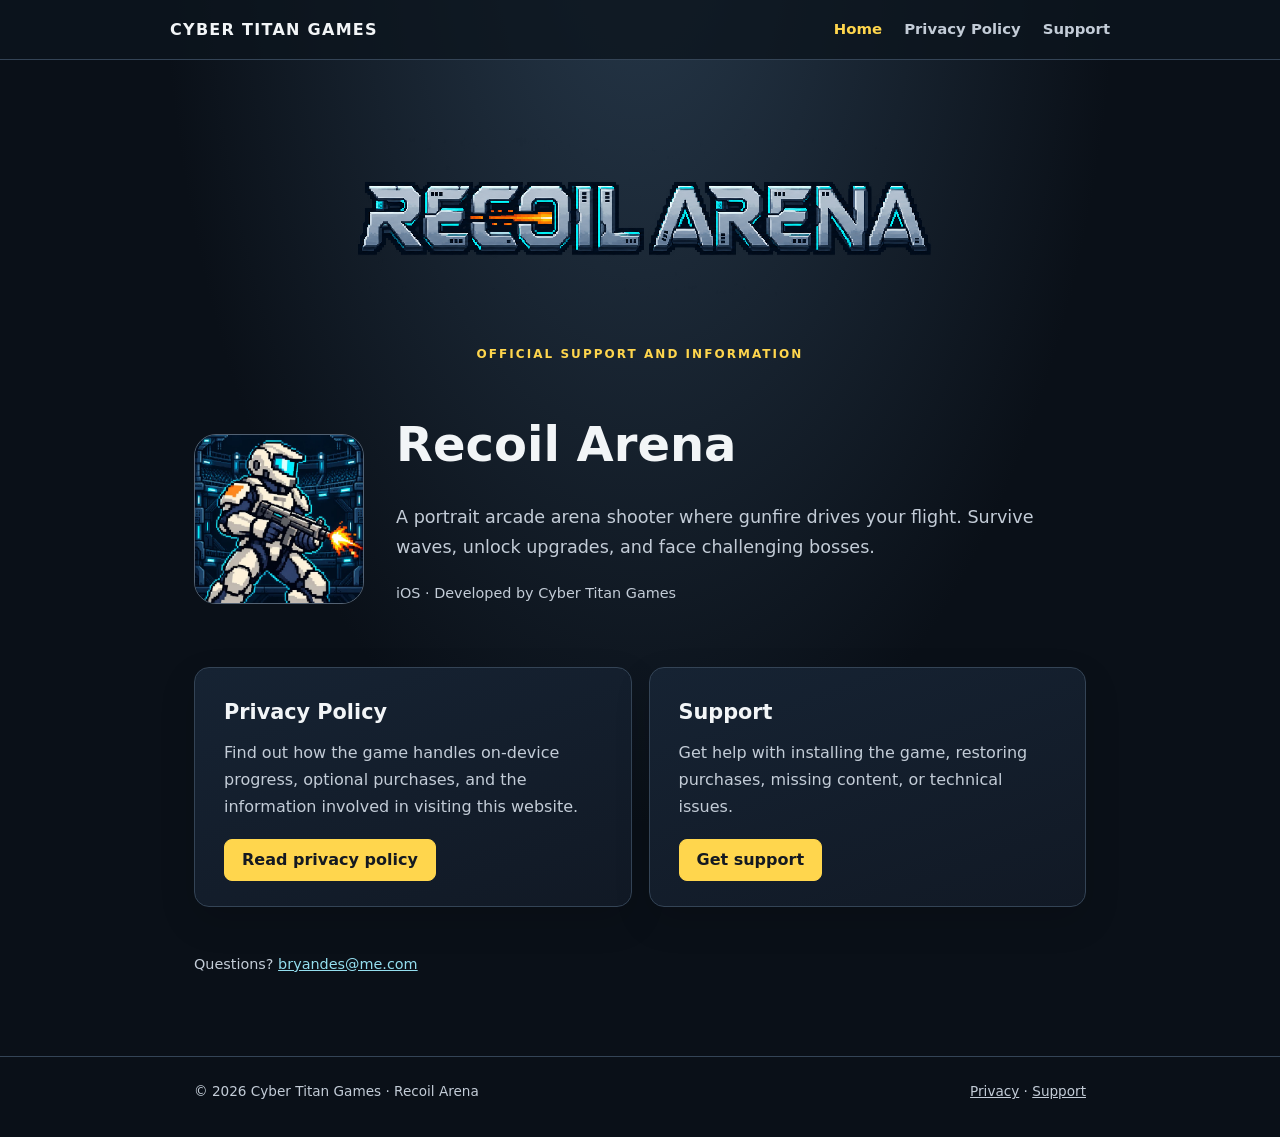
<file: index.html>
<!doctype html>
<html lang="en"><head><meta charset="utf-8"><meta name="viewport" content="width=device-width,initial-scale=1"><meta name="theme-color" content="#0a1018"><meta name="robots" content="index,follow"><meta name="description" content="Official Site - Recoil Arena by Cyber Titan Games"><title>Official Site | Recoil Arena</title><link rel="icon" type="image/webp" href="assets/recoil_icon.webp"><link rel="stylesheet" href="assets/style.css"></head>
<body><header><div class="shell head"><a class="brand" href="index.html">Cyber Titan Games</a><nav aria-label="Main navigation"><a href="index.html" aria-current="page">Home</a><a href="privacy.html" >Privacy Policy</a><a href="support.html" >Support</a></nav></div></header>
<main class="shell"><section class="hero"><img class="logo" src="assets/recoil_logo.png" alt="Recoil Arena" width="2067" height="761"><p class="eyebrow" style="text-align:center">Official support and information</p></section><div class="site-hero"><img src="assets/recoil_icon.webp" alt="Recoil Arena game icon" width="170" height="170"><div><h1>Recoil Arena</h1><p class="lead">A portrait arcade arena shooter where gunfire drives your flight. Survive waves, unlock upgrades, and face challenging bosses.</p><p class="meta">iOS · Developed by Cyber Titan Games</p></div></div><div class="cols"><article class="card"><h2>Privacy Policy</h2><p>Find out how the game handles on-device progress, optional purchases, and the information involved in visiting this website.</p><a class="button" href="privacy.html">Read privacy policy</a></article><article class="card"><h2>Support</h2><p>Get help with installing the game, restoring purchases, missing content, or technical issues.</p><a class="button" href="support.html">Get support</a></article></div><p class="meta" style="padding:30px 0 50px">Questions? <a href="mailto:bryandes@me.com">bryandes@me.com</a></p></main><footer><div class="shell"><span>© 2026 Cyber Titan Games · Recoil Arena</span><span><a href="privacy.html">Privacy</a> · <a href="support.html">Support</a></span></div></footer></body></html>
</file>
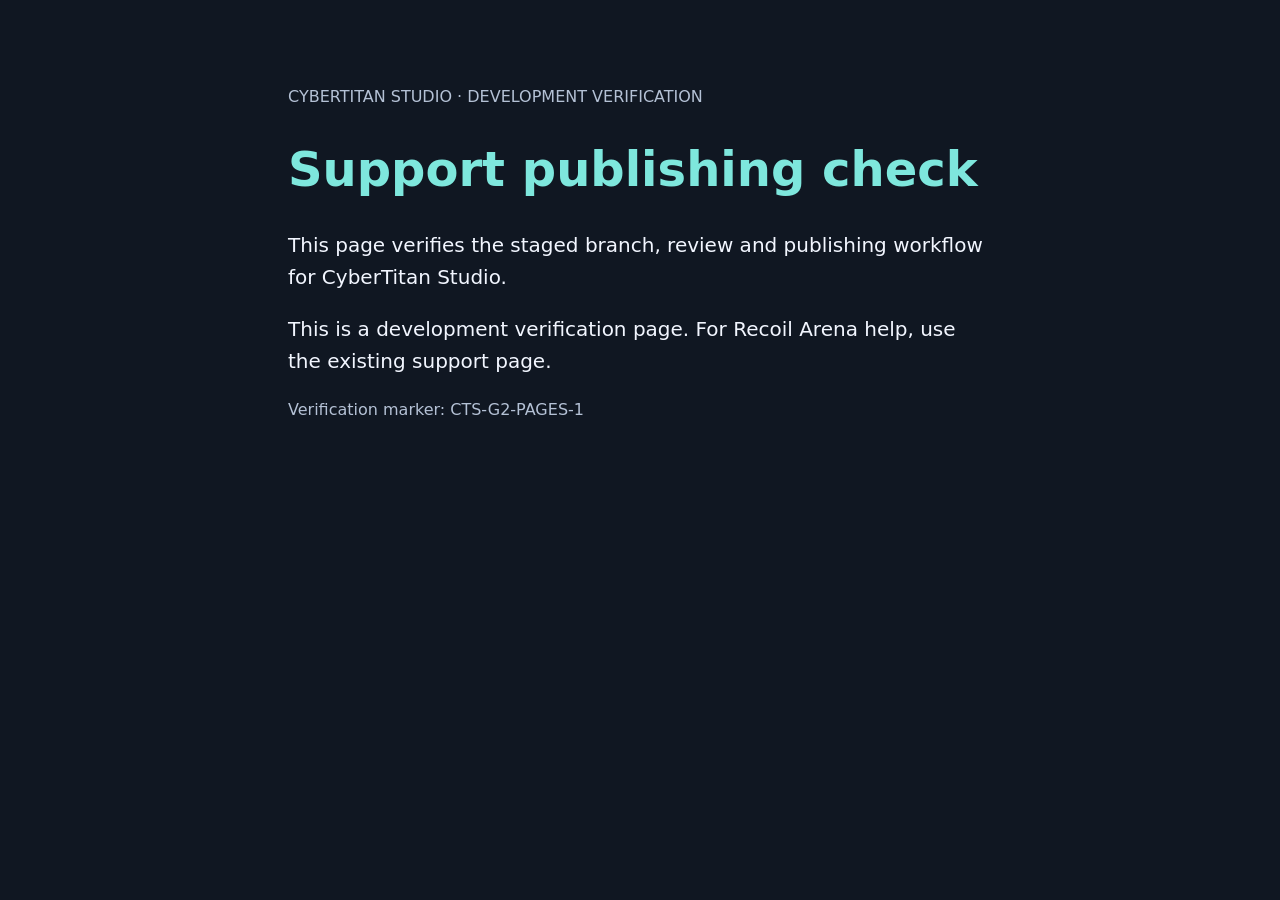
<file: studio-validation/index.html>
<!doctype html>
<html lang="en"><head><meta charset="utf-8"><meta name="viewport" content="width=device-width, initial-scale=1"><title>CyberTitan Studio · Workflow verification</title><style>body{margin:0;background:#101722;color:#f2f6ff;font:20px/1.6 system-ui,sans-serif}main{max-width:44rem;margin:3rem auto;padding:1.25rem}h1{font-size:clamp(2rem,7vw,3rem);line-height:1.15;color:#7ee7dd}p{overflow-wrap:anywhere}.tag{font-size:1rem;color:#b4c1d5}</style></head><body><main><p class="tag">CYBERTITAN STUDIO · DEVELOPMENT VERIFICATION</p><h1>Support publishing check</h1><p>This page verifies the staged branch, review and publishing workflow for CyberTitan Studio.</p><p>This is a development verification page. For Recoil Arena help, use the existing support page.</p><p class="tag">Verification marker: CTS-G2-PAGES-1</p></main></body></html>
</file>
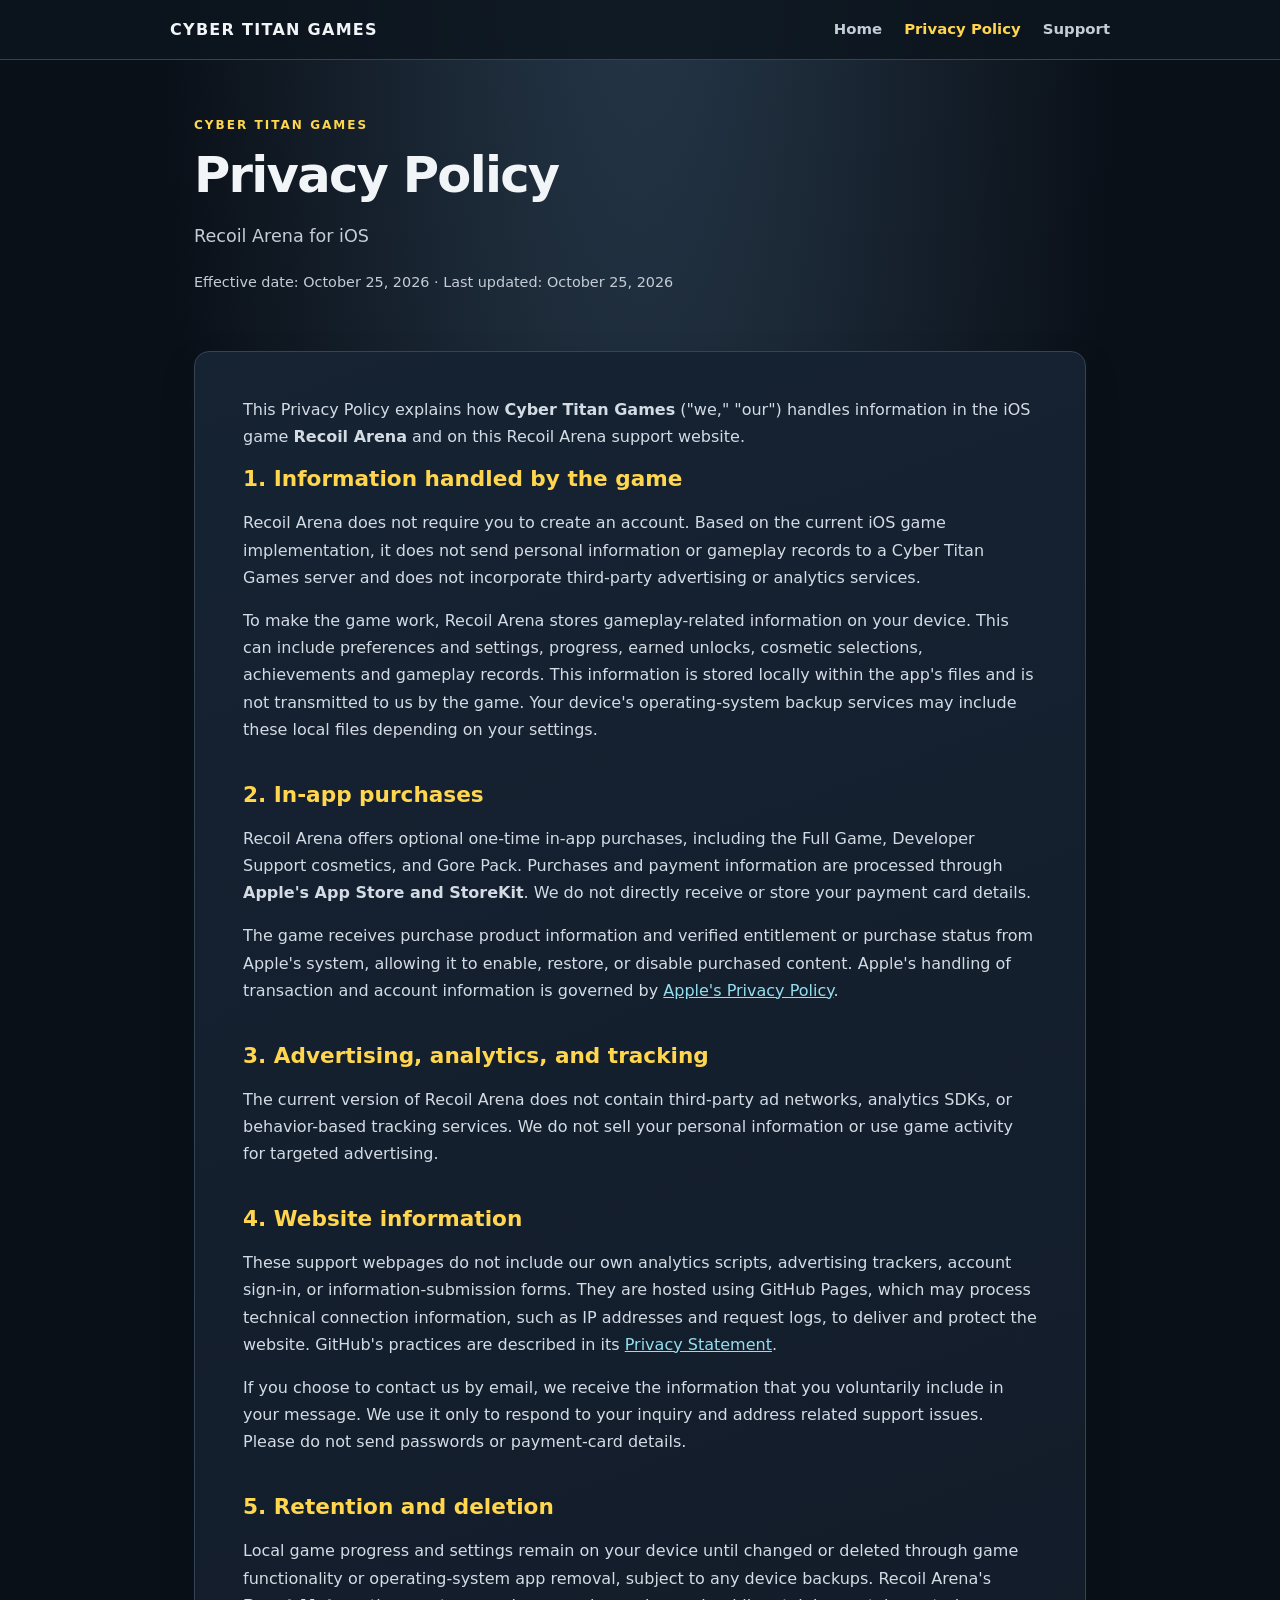
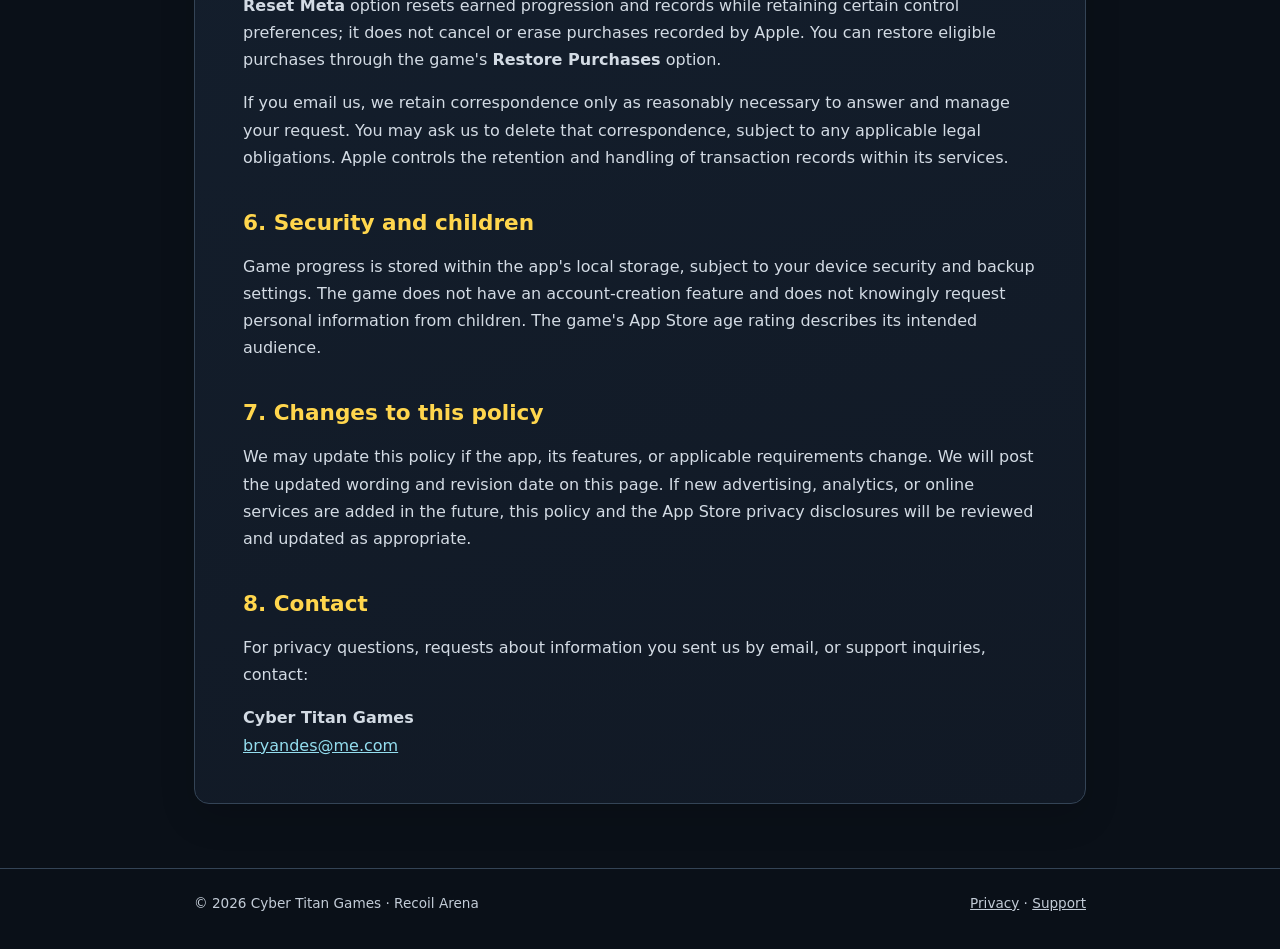
<file: privacy.html>
<!doctype html>
<html lang="en"><head><meta charset="utf-8"><meta name="viewport" content="width=device-width,initial-scale=1"><meta name="theme-color" content="#0a1018"><meta name="robots" content="index,follow"><meta name="description" content="Privacy Policy - Recoil Arena by Cyber Titan Games"><title>Privacy Policy | Recoil Arena</title><link rel="icon" type="image/webp" href="assets/recoil_icon.webp"><link rel="stylesheet" href="assets/style.css"></head>
<body><header><div class="shell head"><a class="brand" href="index.html">Cyber Titan Games</a><nav aria-label="Main navigation"><a href="index.html" >Home</a><a href="privacy.html" aria-current="page">Privacy Policy</a><a href="support.html" >Support</a></nav></div></header>
<main class="shell"><section class="hero"><p class="eyebrow">Cyber Titan Games</p><h1>Privacy Policy</h1><p class="lead">Recoil Arena for iOS</p><p class="meta">Effective date: October 25, 2026 · Last updated: October 25, 2026</p></section><article class="content">
<p>This Privacy Policy explains how <strong>Cyber Titan Games</strong> ("we," "our") handles information in the iOS game <strong>Recoil Arena</strong> and on this Recoil Arena support website.</p>
<h2>1. Information handled by the game</h2>
<p>Recoil Arena does not require you to create an account. Based on the current iOS game implementation, it does not send personal information or gameplay records to a Cyber Titan Games server and does not incorporate third-party advertising or analytics services.</p>
<p>To make the game work, Recoil Arena stores gameplay-related information on your device. This can include preferences and settings, progress, earned unlocks, cosmetic selections, achievements and gameplay records. This information is stored locally within the app's files and is not transmitted to us by the game. Your device's operating-system backup services may include these local files depending on your settings.</p>
<h2>2. In-app purchases</h2>
<p>Recoil Arena offers optional one-time in-app purchases, including the Full Game, Developer Support cosmetics, and Gore Pack. Purchases and payment information are processed through <strong>Apple's App Store and StoreKit</strong>. We do not directly receive or store your payment card details.</p>
<p>The game receives purchase product information and verified entitlement or purchase status from Apple's system, allowing it to enable, restore, or disable purchased content. Apple's handling of transaction and account information is governed by <a href="https://www.apple.com/legal/privacy/" rel="noopener noreferrer">Apple's Privacy Policy</a>.</p>
<h2>3. Advertising, analytics, and tracking</h2>
<p>The current version of Recoil Arena does not contain third-party ad networks, analytics SDKs, or behavior-based tracking services. We do not sell your personal information or use game activity for targeted advertising.</p>
<h2>4. Website information</h2>
<p>These support webpages do not include our own analytics scripts, advertising trackers, account sign-in, or information-submission forms. They are hosted using GitHub Pages, which may process technical connection information, such as IP addresses and request logs, to deliver and protect the website. GitHub's practices are described in its <a href="https://docs.github.com/en/site-policy/privacy-policies/github-general-privacy-statement" rel="noopener noreferrer">Privacy Statement</a>.</p>
<p>If you choose to contact us by email, we receive the information that you voluntarily include in your message. We use it only to respond to your inquiry and address related support issues. Please do not send passwords or payment-card details.</p>
<h2>5. Retention and deletion</h2>
<p>Local game progress and settings remain on your device until changed or deleted through game functionality or operating-system app removal, subject to any device backups. Recoil Arena's <strong>Reset Meta</strong> option resets earned progression and records while retaining certain control preferences; it does not cancel or erase purchases recorded by Apple. You can restore eligible purchases through the game's <strong>Restore Purchases</strong> option.</p>
<p>If you email us, we retain correspondence only as reasonably necessary to answer and manage your request. You may ask us to delete that correspondence, subject to any applicable legal obligations. Apple controls the retention and handling of transaction records within its services.</p>
<h2>6. Security and children</h2>
<p>Game progress is stored within the app's local storage, subject to your device security and backup settings. The game does not have an account-creation feature and does not knowingly request personal information from children. The game's App Store age rating describes its intended audience.</p>
<h2>7. Changes to this policy</h2>
<p>We may update this policy if the app, its features, or applicable requirements change. We will post the updated wording and revision date on this page. If new advertising, analytics, or online services are added in the future, this policy and the App Store privacy disclosures will be reviewed and updated as appropriate.</p>
<h2>8. Contact</h2>
<p>For privacy questions, requests about information you sent us by email, or support inquiries, contact:</p>
<p><strong>Cyber Titan Games</strong><br><a href="mailto:bryandes@me.com">bryandes@me.com</a></p>
</article></main><footer><div class="shell"><span>© 2026 Cyber Titan Games · Recoil Arena</span><span><a href="privacy.html">Privacy</a> · <a href="support.html">Support</a></span></div></footer></body></html>
</file>
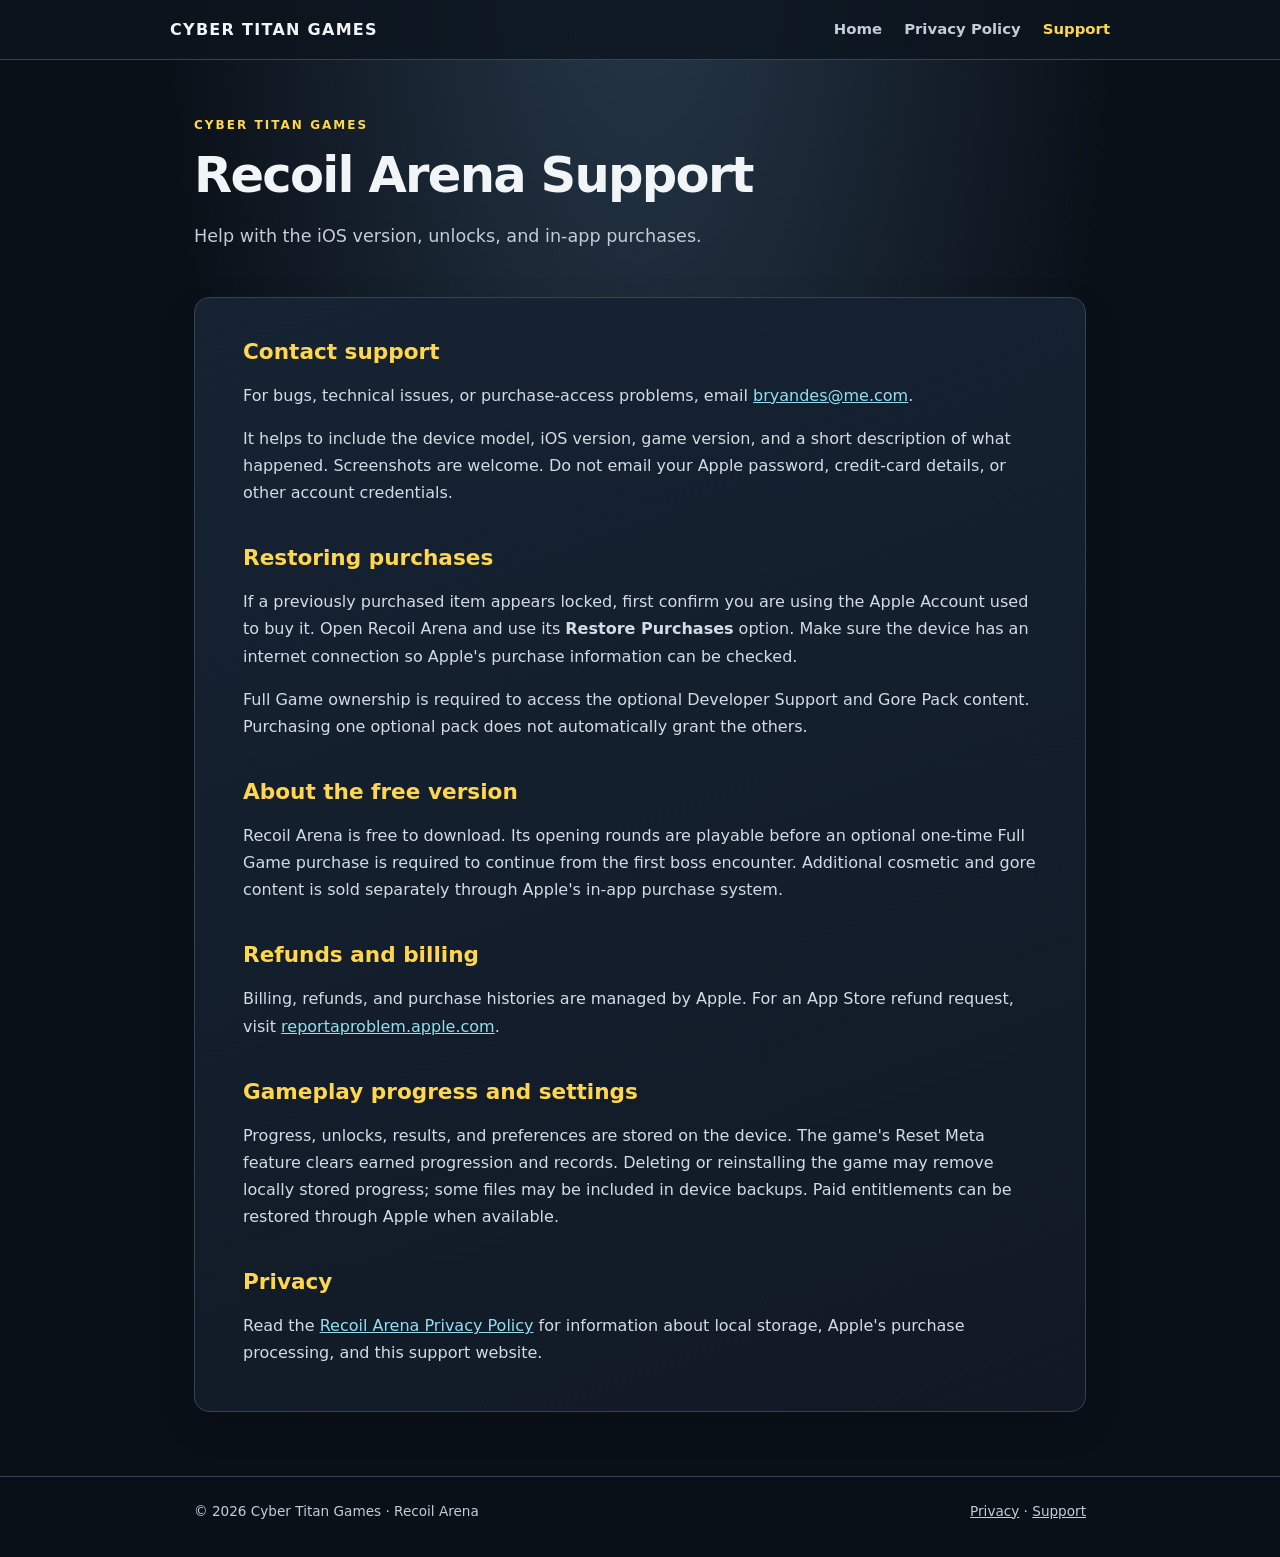
<file: support.html>
<!doctype html>
<html lang="en"><head><meta charset="utf-8"><meta name="viewport" content="width=device-width,initial-scale=1"><meta name="theme-color" content="#0a1018"><meta name="robots" content="index,follow"><meta name="description" content="Support - Recoil Arena by Cyber Titan Games"><title>Support | Recoil Arena</title><link rel="icon" type="image/webp" href="assets/recoil_icon.webp"><link rel="stylesheet" href="assets/style.css"></head>
<body><header><div class="shell head"><a class="brand" href="index.html">Cyber Titan Games</a><nav aria-label="Main navigation"><a href="index.html" >Home</a><a href="privacy.html" >Privacy Policy</a><a href="support.html" aria-current="page">Support</a></nav></div></header>
<main class="shell"><section class="hero"><p class="eyebrow">Cyber Titan Games</p><h1>Recoil Arena Support</h1><p class="lead">Help with the iOS version, unlocks, and in-app purchases.</p></section><article class="content"><h2>Contact support</h2><p>For bugs, technical issues, or purchase-access problems, email <a href="mailto:bryandes@me.com?subject=Recoil%20Arena%20Support">bryandes@me.com</a>.</p><p>It helps to include the device model, iOS version, game version, and a short description of what happened. Screenshots are welcome. Do not email your Apple password, credit-card details, or other account credentials.</p>
<h2>Restoring purchases</h2><p>If a previously purchased item appears locked, first confirm you are using the Apple Account used to buy it. Open Recoil Arena and use its <strong>Restore Purchases</strong> option. Make sure the device has an internet connection so Apple's purchase information can be checked.</p><p>Full Game ownership is required to access the optional Developer Support and Gore Pack content. Purchasing one optional pack does not automatically grant the others.</p>
<h2>About the free version</h2><p>Recoil Arena is free to download. Its opening rounds are playable before an optional one-time Full Game purchase is required to continue from the first boss encounter. Additional cosmetic and gore content is sold separately through Apple's in-app purchase system.</p>
<h2>Refunds and billing</h2><p>Billing, refunds, and purchase histories are managed by Apple. For an App Store refund request, visit <a href="https://reportaproblem.apple.com/" rel="noopener noreferrer">reportaproblem.apple.com</a>.</p>
<h2>Gameplay progress and settings</h2><p>Progress, unlocks, results, and preferences are stored on the device. The game's Reset Meta feature clears earned progression and records. Deleting or reinstalling the game may remove locally stored progress; some files may be included in device backups. Paid entitlements can be restored through Apple when available.</p>
<h2>Privacy</h2><p>Read the <a href="privacy.html">Recoil Arena Privacy Policy</a> for information about local storage, Apple's purchase processing, and this support website.</p>
</article></main><footer><div class="shell"><span>© 2026 Cyber Titan Games · Recoil Arena</span><span><a href="privacy.html">Privacy</a> · <a href="support.html">Support</a></span></div></footer></body></html>
</file>
<file: assets/style.css>
:root { color-scheme:dark; --bg:#0a1018; --bg2:#111a25; --panel:#141f2e; --edge:#344456; --text:#f2f5f7; --muted:#c3ccd7; --accent:#ffd64d; --blue:#94deef; }
*{box-sizing:border-box}html{scroll-behavior:smooth}body{margin:0;background:radial-gradient(ellipse at 50% -10%,#27394b 0%,var(--bg) 53%);font-family:system-ui,-apple-system,BlinkMacSystemFont,'Segoe UI',sans-serif;color:var(--text);line-height:1.7}a{color:var(--blue)}a:hover{color:#fff}header{border-bottom:1px solid var(--edge);background:#0c141dcd} .shell{max-width:940px;margin:auto;padding:0 24px} .head{display:flex;justify-content:space-between;gap:18px;align-items:center;padding:16px 0} .brand{font-weight:800;letter-spacing:.08em;text-transform:uppercase;font-size:1rem;color:var(--text);text-decoration:none} nav{display:flex;gap:22px;flex-wrap:wrap}nav a{color:var(--muted);font-size:.93rem;text-decoration:none;font-weight:650}nav a[aria-current=page]{color:var(--accent)}.hero{padding:55px 0 27px}.logo{display:block;max-width: min(100%,590px);height:auto;object-fit:contain;image-rendering:pixelated;margin:0 auto 12px}.eyebrow{font-size:.75rem;letter-spacing:.17em;font-weight:850;color:var(--accent);text-transform:uppercase;margin:0 0 10px}.hero h1{line-height:1.18;font-size:clamp(1.95rem,4.2vw,3.1rem);letter-spacing:-.035em;margin:0 0 18px}.lead{font-size:1.1rem;color:var(--muted);max-width:720px}.cols{display:grid;grid-template-columns:1fr 1fr;gap:17px}.card,.content{background:linear-gradient(160deg,#162333,#111925);border:1px solid var(--edge);border-radius:15px;padding:25px 29px;box-shadow:0 14px 36px #0002}.card h2{margin:.1em 0 .4em;font-size:1.3rem}.card p{color:var(--muted);margin:0 0 18px} .button{display:inline-flex;padding:10px 17px;border:1px solid var(--accent);border-radius:8px;text-decoration:none;color:#141921;background:var(--accent);font-weight:800;line-height:1.3}.meta{font-size:.9rem;color:var(--muted);margin-bottom:30px}.content{margin:0 auto 64px;padding:28px clamp(20px,5vw,48px)}.content h2{font-size:1.35rem;color:var(--accent);margin:1.8em 0 .35em;line-height:1.25}.content h2:first-of-type{margin-top:.6em}.content p,.content li{color:#d3dbe4}.content ul{padding-left:1.4rem}.content li{padding-bottom:6px}.notice{padding:14px 18px;background:#1d2d3e;border-left:3px solid var(--blue);border-radius:5px;color:#e7ecf2}.site-hero{display:flex;align-items:center;gap:32px;padding-bottom:32px}.site-hero img{width:170px;height:170px;border-radius:22px;border:1px solid #536273;object-fit:cover}.site-hero h1{margin:.05em 0 .2em;font-size:clamp(1.8rem,4.2vw,3rem)}footer{border-top:1px solid var(--edge);padding:23px 0 34px;color:var(--muted);font-size:.85rem}footer .shell{display:flex;gap:12px 30px;justify-content:space-between;flex-wrap:wrap} footer a{color:var(--muted)}@media(max-width:630px){.head{display:block}.head nav{margin-top:12px;gap:16px}.cols{grid-template-columns:1fr}.site-hero{display:block}.site-hero img{width:110px;height:110px;margin-bottom:17px}.hero{padding-top:29px}.content{margin-bottom:38px}.shell{padding-left:17px;padding-right:17px}}
</file>
